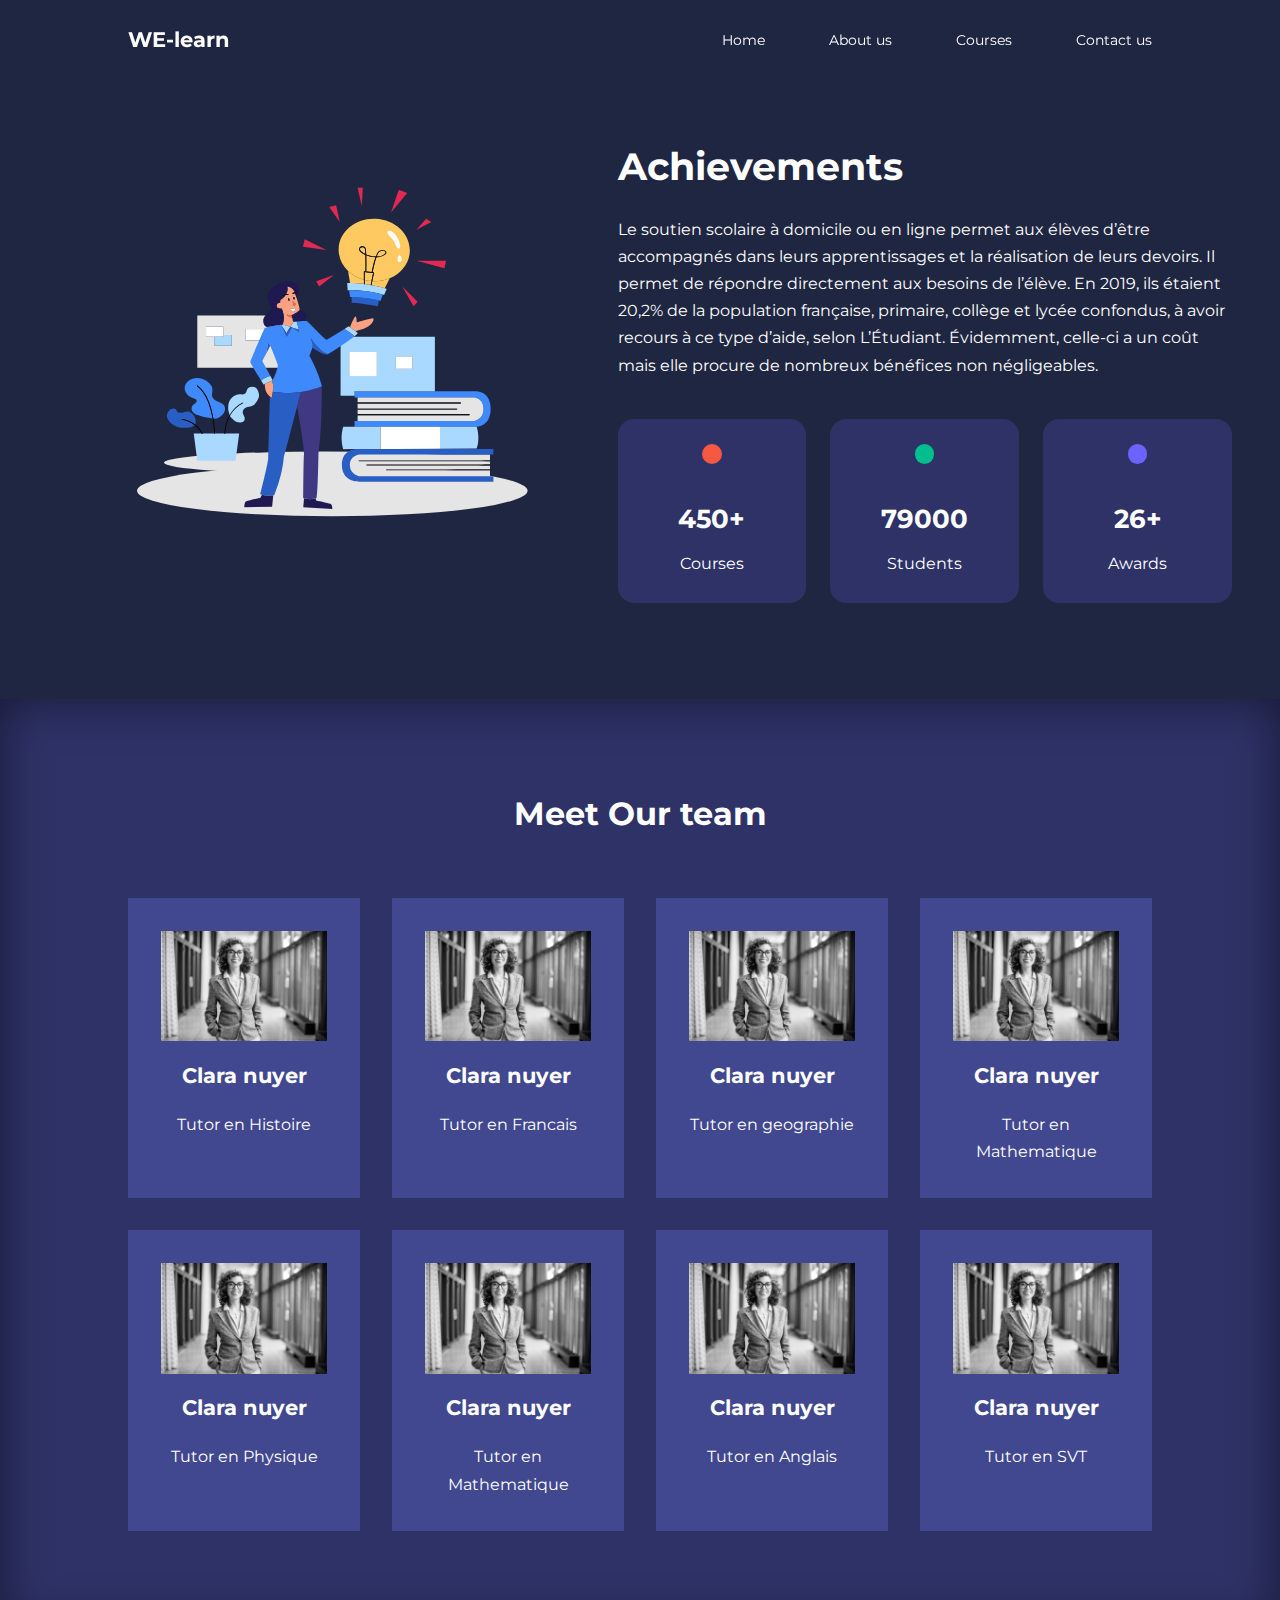
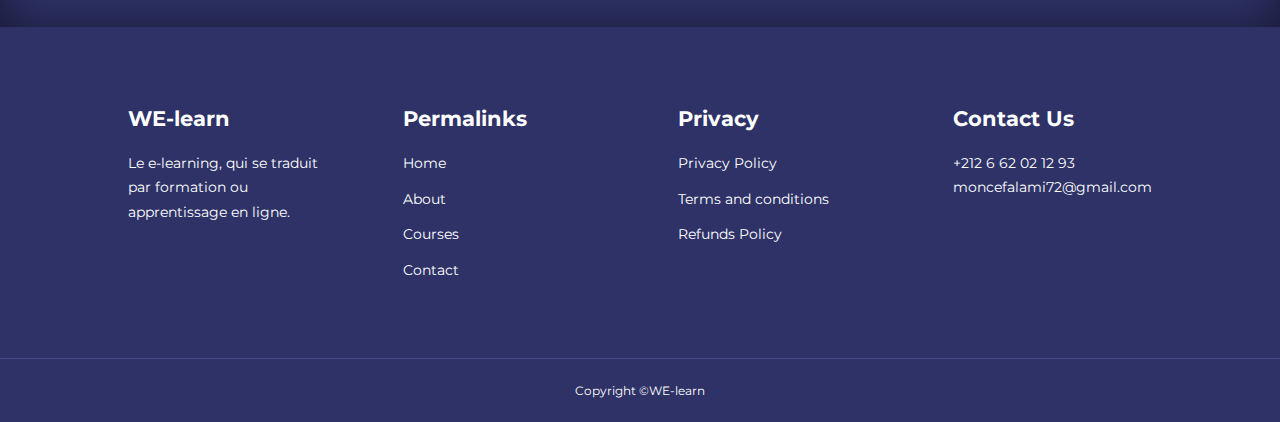
<file: about.html>
<!DOCTYPE html>
<html lang="en">
<head>
    <meta charset="UTF-8">
    <meta http-equiv="X-UA-Compatible" content="IE=edge">
    <meta name="viewport" content="width=device-width, initial-scale=1.0">
    <title>Responsive Multipage Education</title>
    <!--================== UNICONS ================-->
    <link rel="stylesheet" href="https://unicons.iconscout.com/release/v4.0.0/css/line.css">
    <!--================== CSS ================-->
    <link rel="stylesheet" href="./css/style.css">
    <link rel="stylesheet" href="./css/about.css">
    <!--================== GOOGLE FONT (MONTSERRAT) ================-->
    <link rel="preconnect" href="https://fonts.googleapis.com">
    <link rel="preconnect" href="https://fonts.gstatic.com" crossorigin>
    <link href="https://fonts.googleapis.com/css2?family=Montserrat:wght@300;400;500;600;700;800&family=Poppins:wght@400;500;600&display=swap" rel="stylesheet">
</head>
<body>
    <!--================== NAV BAR ================-->
    <nav>
        <div class="container nav__container">
            <a href="index.html"><h4>WE-learn</h4></a>
            <ul class="nav__menu">
                <li><a href="index.html">Home</a></li>
                <li><a href="about.html">About us</a></li>
                <li><a href="courses.html">Courses</a></li>
                <li><a href="contact.html">Contact us </a></li>
            </ul>
            <button id="open-menu-btn"><i class="uil uil-bars"></i></button>
            <button id="close-menu-btn"><i class="uil uil-multiply"></i></button>
        </div>
    </nav>
    <!--================== FIN NAV BAR ================-->
    <!--================= DEBUT ACHIVEMENT ==================-->
    <section class="about__achievements">
        <div class="container about__achievements-container">
            <div class="about__achivements-left">
                <img src="./images/achievement.svg">
            </div>
            <div class="about__achivements-right">
                <h1>Achievements</h1>
                <p>Le soutien scolaire à domicile ou en ligne permet aux élèves d’être accompagnés dans leurs apprentissages et la réalisation de leurs devoirs. Il permet de répondre directement aux besoins de l’élève. En 2019, ils étaient 20,2% de la population française, primaire, collège et lycée confondus, à avoir recours à ce type d’aide, selon L’Étudiant. Évidemment, celle-ci a un coût mais elle procure de nombreux bénéfices non négligeables.
                </p>
            
                <div class="achievements__cards">
                    <article class="achievements__card">
                        <span class="achievements__icon">
                            <i class="uil uil-video"></i>
                        </span>
                        <h3>450+</h3>
                        <p>Courses</p>
                    </article>
                    <!---->
                    <article class="achievements__card">
                        <span class="achievements__icon">
                            <i class="uil uil-users-alt"></i>
                        </span>
                        <h3>79000</h3>
                        <p>Students</p>
                    </article>
                    <!---->
                    <article class="achievements__card">
                        <span class="achievements__icon">
                            <i class="uil uil-award"></i>
                        </span>
                        <h3>26+</h3>
                        <p>Awards</p>
                    </article>
                    <!---->
                </div>
            </div>
        </div>
    </section>



    <!--================== FIN ACHIVEMENT ================-->
    <!--================= DEBUT TEAM ==================-->
    <section class="team">
        <h2>Meet Our team</h2>
        <div class="container team__container">
            <!---->
            <article class="team__member">
                <div class="team__member-image">
                    <img src="./images/tm4.jpeg">
                </div>
                <div class="team__member-info">
                    <h4>Clara nuyer</h4>
                    <p>Tutor en Histoire</p>
                </div>
                <div class="team__member-socials">
                    <a href="https://www.instagram.com/"target="_blank" class="uil uil-instagram-alt"></a>
                    <a href="https://www.facebook.com/" target="_blank" class="uil uil-facebook-f"></a>
                    <a href="https://www.linkedin.com/" target="_blank" class="uil uil-linkedin-alt"></a>
                </div>
            </article>
            <!---->
            <!---->
            <article class="team__member">
                <div class="team__member-image">
                    <img src="./images/tm4.jpeg">
                </div>
                <div class="team__member-info">
                    <h4>Clara nuyer</h4>
                    <p>Tutor en Francais</p>
                </div>
                <div class="team__member-socials">
                    <a href="https://www.instagram.com/"target="_blank" class="uil uil-instagram-alt"></a>
                    <a href="https://www.facebook.com/" target="_blank" class="uil uil-facebook-f"></a>
                    <a href="https://www.linkedin.com/" target="_blank" class="uil uil-linkedin-alt"></a>
                </div>
            </article>
            <!---->
            <!---->
            <article class="team__member">
                <div class="team__member-image">
                    <img src="./images/tm4.jpeg">
                </div>
                <div class="team__member-info">
                    <h4>Clara nuyer</h4>
                    <p>Tutor en geographie</p>
                </div>
                <div class="team__member-socials">
                    <a href="https://www.instagram.com/"target="_blank" class="uil uil-instagram-alt"></a>
                    <a href="https://www.facebook.com/" target="_blank" class="uil uil-facebook-f"></a>
                    <a href="https://www.linkedin.com/" target="_blank" class="uil uil-linkedin-alt"></a>
                </div>
            </article>
            <!---->
            <!---->
            <article class="team__member">
                <div class="team__member-image">
                    <img src="./images/tm4.jpeg">
                </div>
                <div class="team__member-info">
                    <h4>Clara nuyer</h4>
                    <p>Tutor en Mathematique</p>
                </div>
                <div class="team__member-socials">
                    <a href="https://www.instagram.com/"target="_blank" class="uil uil-instagram-alt"></a>
                    <a href="https://www.facebook.com/" target="_blank" class="uil uil-facebook-f"></a>
                    <a href="https://www.linkedin.com/" target="_blank" class="uil uil-linkedin-alt"></a>
                </div>
            </article>
            <!---->
            <!---->
            <article class="team__member">
                <div class="team__member-image">
                    <img src="./images/tm4.jpeg">
                </div>
                <div class="team__member-info">
                    <h4>Clara nuyer</h4>
                    <p>Tutor en Physique</p>
                </div>
                <div class="team__member-socials">
                    <a href="https://www.instagram.com/"target="_blank" class="uil uil-instagram-alt"></a>
                    <a href="https://www.facebook.com/" target="_blank" class="uil uil-facebook-f"></a>
                    <a href="https://www.linkedin.com/" target="_blank" class="uil uil-linkedin-alt"></a>
                </div>
            </article>
            <!---->
            <!---->
            <article class="team__member">
                <div class="team__member-image">
                    <img src="./images/tm4.jpeg">
                </div>
                <div class="team__member-info">
                    <h4>Clara nuyer</h4>
                    <p>Tutor en Mathematique</p>
                </div>
                <div class="team__member-socials">
                    <a href="https://www.instagram.com/"target="_blank" class="uil uil-instagram-alt"></a>
                    <a href="https://www.facebook.com/" target="_blank" class="uil uil-facebook-f"></a>
                    <a href="https://www.linkedin.com/" target="_blank" class="uil uil-linkedin-alt"></a>
                </div>
            </article>
            <!---->
            <!---->
            <article class="team__member">
                <div class="team__member-image">
                    <img src="./images/tm4.jpeg">
                </div>
                <div class="team__member-info">
                    <h4>Clara nuyer</h4>
                    <p>Tutor en Anglais</p>
                </div>
                <div class="team__member-socials">
                    <a href="https://www.instagram.com/"target="_blank" class="uil uil-instagram-alt"></a>
                    <a href="https://www.facebook.com/" target="_blank" class="uil uil-facebook-f"></a>
                    <a href="https://www.linkedin.com/" target="_blank" class="uil uil-linkedin-alt"></a>
                </div>
            </article>
            <!---->
            <!---->
            <article class="team__member">
                <div class="team__member-image">
                    <img src="./images/tm4.jpeg">
                </div>
                <div class="team__member-info">
                    <h4>Clara nuyer</h4>
                    <p>Tutor en SVT</p>
                </div>
                <div class="team__member-socials">
                    <a href="https://www.instagram.com/"target="_blank" class="uil uil-instagram-alt"></a>
                    <a href="https://www.facebook.com/" target="_blank" class="uil uil-facebook-f"></a>
                    <a href="https://www.linkedin.com/" target="_blank" class="uil uil-linkedin-alt"></a>
                </div>
            </article>
            <!---->
        </div>
    </section>
    <!--================== FIN TEAM ================-->
        <!--================= DEBUT OF FOOTER ==================-->
        <footer class="footer">
            <div class="container footer__container">
                <!---->
                <div class="footer__1">
                    <a href="index.html" class="footer__logo"><h4>WE-learn</h4></a>
                    <p>
                        Le e-learning, qui se traduit par formation ou apprentissage en ligne.
                    </p>
                </div>
                <!---->
                <!---->
                <div class="footer__2">
                    <h4>Permalinks</h4>
                    <ul class="permalinks">
                        <li><a href="index.html">Home</a></li>
                        <li><a href="about.html">About</a></li>
                        <li><a href="courses.html">Courses</a></li>
                        <li><a href="contact.html">Contact</a></li>
                    </ul>
                </div>
                <!---->
                <!---->
                <div class="footer__3">
                    <h4>Privacy</h4>
                    <ul class="privacy">
                        <li><a href="#">Privacy Policy</a></li>
                        <li><a href="#">Terms and conditions</a></li>
                        <li><a href="#">Refunds Policy</a></li>
                    </ul>
                </div>
                <!---->
                <!---->
                <div class="footer__4">
                    <h4>Contact Us</h4>
                   <div>
                    <p>+212 6 62 02 12 93</p>
                    <p>moncefalami72@gmail.com</p>
                   </div>
                   <ul class="footer__socials">
                    <li>
                        <a href="#" class="uil uil-facebook-f"></a>
                    </li>
                    <li>
                        <a href="#" class="uil uil-linkedin-alt"></a>
                    </li>
                    <li>
                        <a href="#" class="uil uil-instagram-alt"></a>
                    </li>
                   </ul>
                </div>
                <!---->
                
            </div>
                <div class="footer__copyright">
                    <small>Copyright &copy;WE-learn</small>
                </div>
        </footer>
        <!--================= END OF FOOTER ==================-->
    <script src="./main.js"></script>
</body>
</html>
</file>
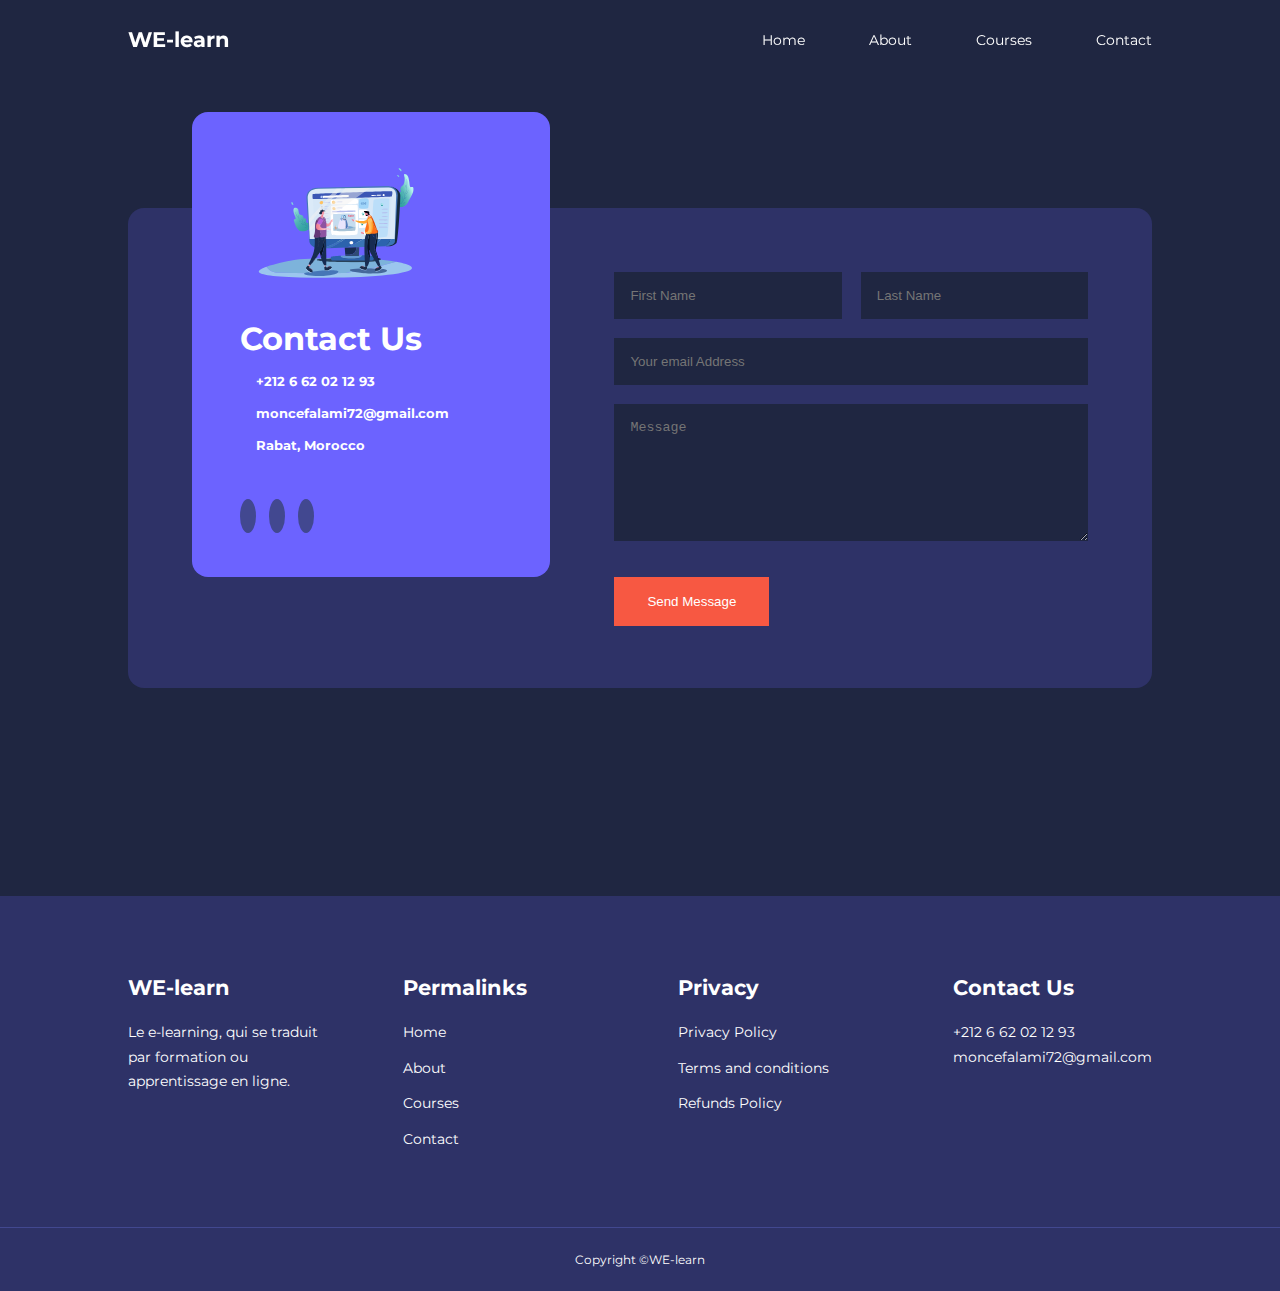
<file: contact.html>
<!DOCTYPE html>
<html lang="en">
<head>
    <meta charset="UTF-8">
    <meta http-equiv="X-UA-Compatible" content="IE=edge">
    <meta name="viewport" content="width=device-width, initial-scale=1.0">
    <title>Responsive Multipage Education</title>
    <!--================== UNICONS ================-->
    <link rel="stylesheet" href="https://unicons.iconscout.com/release/v4.0.0/css/line.css">
    <!--================== CSS ================-->
    <link rel="stylesheet" href="./css/style.css">
    <link rel="stylesheet" href="./css/contact.css">
    <!--================== GOOGLE FONT (MONTSERRAT) ================-->
    <link rel="preconnect" href="https://fonts.googleapis.com">
    <link rel="preconnect" href="https://fonts.gstatic.com" crossorigin>
    <link href="https://fonts.googleapis.com/css2?family=Montserrat:wght@300;400;500;600;700;800&family=Poppins:wght@400;500;600&display=swap" rel="stylesheet">
</head>
<body>
    <!--================== NAV BAR ================-->
    <nav>
        <div class="container nav__container">
            <a href="index.html"><h4>WE-learn</h4></a>
            <ul class="nav__menu">
                <li><a href="index.html">Home</a></li>
                <li><a href="about.html">About</a></li>
                <li><a href="courses.html">Courses</a></li>
                <li><a href="contact.html">Contact</a></li>
            </ul>
            <button id="open-menu-btn"><i class="uil uil-bars"></i></button>
            <button id="close-menu-btn"><i class="uil uil-multiply"></i></button>
        </div>
    </nav>
    <!--================== FIN NAV BAR ================-->
        <!--================= DEBUT CONTACT US ==================-->
<section class="contact">
    <div class="container contact__container">
        <aside class="contact__aside">
            <div class="aside__image">
                <img src="./images/online-shopping.svg">
            </div>
            <h2>Contact Us</h2>
            <ul class="contact__details">
                <li>
                    <i class="uil uil-phone-times"></i>
                    <h5>+212 6 62 02 12 93</h5>
                </li>
                <li>
                    <i class="uil uil-envelope"></i>
                    <h5>moncefalami72@gmail.com</h5>
                </li>
                <li>
                    <i class="uil uil-location-point"></i>
                    <h5>Rabat, Morocco</h5>
                </li>
            </ul>
            <ul class="contact__socials">
                <li>
                    <a href="https://www.facebook.com/" class="uil uil-facebook-f"></a>
                </li>
                <li>
                    <a href="https://www.linkedin.com/" class="uil uil-linkedin-alt"></a>
                </li>
                <li>
                    <a href="https://www.instagram.com/" class="uil uil-instagram-alt"></a>
                </li>
            </ul>
        </aside>
        <form class="contact__form">
            <div class="form__name">
                <input type="text" name="First Name" placeholder="First Name" required>
                <input type="text" name="Last Name" placeholder="Last Name" required>
            </div>
            <input type="email" name="Email Address" placeholder="Your email Address" required>
            <textarea name="Message"rows="7" placeholder="Message" required></textarea>
            <button type="submit" class="btn btn-primary">Send Message</button>
        </form>
      </div>
    </section>
    <!--================== FIN  CONTACT US ================-->
           <!--================= DEBUT OF FOOTER ==================-->
    <footer class="footer">
        <div class="container footer__container">
            <!---->
            <div class="footer__1">
                <a href="index.html" class="footer__logo"><h4>WE-learn</h4></a>
                <p>
                    Le e-learning, qui se traduit par formation ou apprentissage en ligne.
                </p>
            </div>
            <!---->
            <!---->
            <div class="footer__2">
                <h4>Permalinks</h4>
                <ul class="permalinks">
                    <li><a href="index.html">Home</a></li>
                    <li><a href="about.html">About</a></li>
                    <li><a href="courses.html">Courses</a></li>
                    <li><a href="contact.html">Contact</a></li>
                </ul>
            </div>
            <!---->
            <!---->
            <div class="footer__3">
                <h4>Privacy</h4>
                <ul class="privacy">
                    <li><a href="#">Privacy Policy</a></li>
                    <li><a href="#">Terms and conditions</a></li>
                    <li><a href="#">Refunds Policy</a></li>
                </ul>
            </div>
            <!---->
            <!---->
            <div class="footer__4">
                <h4>Contact Us</h4>
               <div>
                <p>+212 6 62 02 12 93</p>
                <p>moncefalami72@gmail.com</p>
               </div>
               <ul class="footer__socials">
                <li>
                    <a href="#" class="uil uil-facebook-f"></a>
                </li>
                <li>
                    <a href="#" class="uil uil-linkedin-alt"></a>
                </li>
                <li>
                    <a href="#" class="uil uil-instagram-alt"></a>
                </li>
               </ul>
            </div>
            <!---->
            
        </div>
            <div class="footer__copyright">
                <small>Copyright &copy;WE-learn</small>
            </div>
    </footer>
    <!--================= END OF FOOTER ==================-->
        <script src="./main.js"></script>
    </body>
    </html>
</file>
<file: css/style.css>
*{
    margin: 0;
    padding: 0;
    border: 0;
    outline: 0;
    text-decoration: none;
    list-style: none;
    box-sizing: border-box;
}
:root{
    
    --color-primary: #6c63ff;
    --color-success: #00bf8e;
    --color-warning: #f7c94b;
    --color-danger: #f75842;
    --color-danger-variant: rgba(247,88,66,0.4);
    --color-white: #fff;
    --color-black: #000;
    --color-bg: #1f2641;
    --color-bg1: #2e3267;
    --color-bg2: #424890;

    --container-width-lg: 80%; 
    --container-width-md: 90%; 
    --container-width-sm: 94%;
    
    --transition: all 400ms ease;
    
}
body{
    font-family: 'Montserrat', sans-serif;
    line-height: 1.7;
    color: var(--color-white);
    background: var(--color-bg);
}
.container{
    width: var(--container-width-lg);
    margin: 0 auto;
}
section{
    padding: 6rem 0;
}
section h2{
    text-align: center;
    margin-bottom: 4rem;
}
h1,
h2,
h3,
h4,
h5{
    line-height: 1.2;
}
h1{
    font-size: 2.4rem;
}
h2{
    font-size: 2rem;
}
h3{
    font-size: 1.6rem;
}
h4{
    font-size: 1.3rem;
}
a{
    color: var(--color-white);
}
img{
    width: 100%;
    display: block;
    object-fit: cover;
   

}
.btn{
    display: inline-block;
    background: var(--color-black);
    padding: 1rem 2rem;
    border: 1px solid transparent;
    font-weight: 500;
    transition: var(--transition);
}
.btn:hover{
    background: transparent;
    color: var(--color-white);
    border-color: var(--color-white);
}
.btn-primary{
    background: var(--color-danger);
    color: var(--color-white);
}
/*================== NAVBAR ==============*/
nav{
    background: transparent;
    width: 100vw;
    height: 5rem;
    position: fixed;
    top: 0;
    z-index: 11;
} 
/*change navbar style*/
.window-scroll{
    background: var(--color-primary);
    box-shadow: 0 1rem 2rem rgba(0,0,0,0.2);
}
.nav__container{
    height: 100%;
    display: flex;
    justify-content: space-between;
    align-items: center;
}
nav button{
    display: none;
}
.nav__menu{
    display: flex;
    align-items: center;
    gap: 4rem;
}
.nav__menu a{
    font-size: 0.9rem;
    transition: var(--transition);
}
.nav__menu a:hover{
    color: var(--color-bg2);
}
/*================== HEADER ==============*/
header{
    position: relative;
    top: 5rem;
    overflow: hidden;
    height: 70vh;
    margin-bottom: 5rem;
}
.header__container{
    display: grid;
    grid-template-columns: 1fr 1fr;
    align-items: center;
    gap: 5rem;
    height: 100%;
}
.header__left p{
    margin: 1rem 0 2.4rem;
}
/*================== CATEGORIES ==============*/
.categories{
    background: var(--color-bg1);
    height: 32rem;
}
.categories h1{
    line-height: 1;
    margin-bottom: 3rem;
}
.categories__container{
    display: grid;
    grid-template-columns: 40% 60%;
    gap: 4rem;
}
.categories__left{
    margin-right: 4rem;
    height: 29rem;
}
.categories__left p{
    margin: 1rem 0 3rem;
}
.categories__right{
    display: grid;
    grid-template-columns: repeat(3, 1fr);
    gap: 1.2rem;
}
.category{
    background: var(--color-bg2);
    padding: 2rem;
    border-radius: 2rem;
    transition: var(--transition);
}
.category:hover{
    box-shadow: 0 3rem 3rem rgba(0,0,0,0.3);
    z-index: 1;
}
.category:nth-child(2) .category__icon{
    background: var(--color-danger);
}
.category:nth-child(3) .category__icon{
    background: var(--color-success);
}
.category:nth-child(4) .category__icon{
    background: var(--color-warning);
}
.category:nth-child(5) .category__icon{
    background: var(--color-success);
}
.category__icon{
    background: var(--color-primary);
    padding: 0.7rem;
    border-radius: 0.9rem;
}
.category h5{
    margin: 2rem 0 1rem;
}
.category p{
    font-size: 0.85rem;
}
/* =================== POPULAR COURSES =================*/
.courses{
    margin-top: 10rem;
}
.courses__container{
    display: grid;
    grid-template-columns: repeat(3,1fr);
    gap: 2rem;
}
.course{
    background: var(--color-bg1);
    text-align: center;
    border: 1px solid transparent;
    transition: var(--transition);
}
.course:hover{
    background: transparent;
    border-color: var(--color-primary);
}
.course__info{
    padding: 2rem;
}
.course__info p{
    margin: 1.2rem;
    font-size: 0.9rem;
}
/* =================== FAQs ================= */
.faqs{
    background: var(--color-bg1);
    box-shadow: inset 0 0 3rem rgba(0,0,0,0.5);
}
.faqs__container{
    display: grid;
    grid-template-columns: 1fr 1fr;
    gap: 1rem;
}
.faq{
    padding: 2rem;
    display: flex;
    align-items: center;
    gap: 1.4rem;
    height: fit-content;
    background: var(--color-primary);
    cursor: pointer;
}
.faq h4{
    font-size: 1rem;
    line-height: 2.2;
}
.faq__icon{
    align-self: flex-start;
    font-size: 1.2rem; 
} 
.faq p{
    margin-top: 0.8rem;
    display: none;
}
.faq.open p{
    display: block;
}
/* =================== FOOTER ================= */
.footer{
    background: var(--color-bg1);
    padding-top: 5rem;
    font-size: 0.9rem;
}
.footer__container{
    display: grid;
    grid-template-columns: repeat(4, 1fr);
    gap: 5rem;
}
.footer__container > div h4{
    margin-bottom: 1.2rem;
}
.footer__1 p{
    margin: 0 0 2rem;
}
footer ul li{
    margin-bottom: 0.7rem;
}
footer ul li a:hover{
    text-decoration: underline;
}
.footer__socials{
    display: flex;
    gap: 1rem;
    font-size: 1.2rem;
    margin-top: 2rem;
}
.footer__copyright{
    text-align: center;
    margin-top: 4rem;
    padding: 1.2rem 0;
    border-top: 1px solid var(--color-bg2);
} 
/* =================== MEDIA QUERIES (TABLETS) ================= */
@media screen and (max-width: 1024px) {
 .container{
    width: var(--container-width-md);
 }

 h1{
    font-size: 2.2rem;
 }
 h2{
    font-size: 1.7rem;
 }

 h3{
    font-size: 1.4rem;
 }

 h4{
    font-size: 1.2rem;
 }

/* =================== NAVBAR ================= */
nav button{
    display: inline-block;
    background: transparent;
    font-size: 1.8rem;
    color: var(--color-white);
    cursor: pointer;
}
nav button#close-menu-btn{
    display: none;
}
.nav__menu{
    position: fixed;
    top: 5rem;
    right: 5%;
    height: fit-content;
    width: 18rem;
    flex-direction: column;
    gap: 0;
    display: none;
}

.nav__menu li{
    width: 100%;
    height: 5.8rem;
    animation: animateNavItems 1s linear forwards;
    transform-origin: top right;
    /* opacity: 0;*/
}
/*.nav__menu li:nth-child(2){
    animation-delay: 2s;
}
.nav__menu li:nth-child(3){
    animation-delay: 3s;
}
.nav__menu li:nth-child(4){
    animation-delay: 4s;
}
*/

@keyframes animateNavItems {
    0%{
        transform: rotateZ(0);
    }

    100%{
        transform: rotateZ(0);
        opacity: 1;
    }
}

.nav__menu li a{
    background: var(--color-primary);
    box-shadow: -4rem 6rem 10rem rgba(0,0,0,0.6);
    width: 100%;
    height: 100%;
    display: grid;
    place-items: center;
}
.nav__menu li a:hover{
    background: var(--color-bg2);
    color: var(--color-white);
}

/* =================== HEADER ================= */
header{
    height: 52vh;
    margin-bottom: 4rem;
}
.header__container{
    gap:0;
    padding-bottom: 3rem;
}
/* =================== CATEGORIES ================= */
.categories{
    height: auto;

}
.categories__container{
    grid-template-columns: 1fr;
    gap: 3rem;
}
.categories__left{
    margin-right: 0;
}
/* =================== POPULAR COURSES ================= */
.courses{
    margin-top: 0;
}
.courses__container{
    grid-template-columns: 1fr 1fr;
}
/* =================== FAQs ================= */
.faqs__container{
    grid-template-columns: 1fr;
}
.faq{
    padding: 1.5rem;
}
/* =================== FOOTER ================= */
.footer__container{
    grid-template-columns: 1fr 1fr;
}
}
/* =================== MEDIA QUERIES (PHONES) ================= */
@media screen and (max-width: 600px) {
.container{
        width: var(--container-width-sm);   
} 
/* =================== NAVBAR ================= */
.nav__menu{
    right: 3%;
}
/* =================== HEADER ================= */
header{
    height: 100vh;
}
.header__container{
    grid-template-columns: 1fr;
    text-align: center;
    margin-top: 0;
    justify-content: center;
}
.header__left p{
    margin-bottom: 1.3rem;
    
}
/* =================== CATEGORIES ================= */
.categories__right{
    grid-template-columns: 1fr 1fr;
    gap: 0.7rem;
}
.category{
    padding: 1rem;
    border-radius: 1rem;
}
.category__icon{
    margin-top: 4px;
    display: inline-block;
}
/* =================== POPULAR COURSES ================= */
.courses__container{
    grid-template-columns: 1fr;
}
/* =================== FOOTER ================= */
.footer__container{
    grid-template-columns: 1fr;
    text-align: center;
    gap: 2rem;
}
.footer__1 p{
    margin: 1rem auto;
}
.footer__socials{
    justify-content: center;
}
}
</file>
<file: css/about.css>
/*================== ACHIEVEMENTS ==============*/
.about__achievements{
    margin-top: 3rem;
}
.about__achievements-container{
 display: grid;
 grid-template-columns: 40% 60%;
 gap: 5rem;   
}
.about__achivements-right > p{
    margin: 1.6rem 0 2.5rem;
}
.achievements__cards{
    display: grid;
    grid-template-columns: repeat(3, 1fr);
    gap: 1.5rem;
}
.achievements__card{
    background: var(--color-bg1);
    padding: 1.6rem;
    border-radius: 1rem;
    text-align: center;
    transition: var(--transition);
}
.achievements__card:hover{
    background: var(--color-bg2);
    box-shadow: 0 3rem 3rem rgba(0, 0, 0, 0.3);
}
.achievements__icon{
    background: var(--color-danger);
    padding: 0.6rem;
    border-radius: 1rem;
    display: inline-block;
    margin-bottom: 2rem;
    font-size: 2rem;
}
.achievements__card:nth-child(2)
.achievements__icon{
    background: var(--color-success);
}
.achievements__card:nth-child(3)
.achievements__icon{
    background: var(--color-primary);
}
.achievements__card p{
    margin-top: 1rem;
}
/*================== TEAM ==============*/
.team{
    background: var(--color-bg1);
    box-shadow: inset 0 0 3rem rgba(0, 0, 0, 0.5);
}
.team__container{
    display: grid;
    grid-template-columns: repeat(4, 1fr);
    gap: 2rem;
}
.team__member{
    background: var(--color-bg2);
    padding: 2rem;
    border: 1px solid transparent;
    transition: var(--transition);
    position: relative;
    overflow: hidden;
}
.team__member:hover{
    background: transparent;
    border-color: var(--color-primary);
}
.team__member-image img{
    filter: saturate(0);
}
.team__member:hover img{
    filter: saturate(1);
}
.team__member-info * { 
    text-align: center;
    margin-top: 1.4rem;
}
.team__member-info p{
    color: var(--color-light);
}
.team__member-socials{
    position: absolute;
    top: 50%;
    transform: translateY(-50%);
    right: 100%;
    display: flex;
    flex-direction: column;
    background: var(--color-primary);
    border-radius: 1rem 0 0 1rem;
    box-shadow: -2rem 0 2rem rgba(0, 0, 0, 0.3);
    transition: var(--transition);
}
.team__member:hover 
.team__member-socials{
    right: 0;
}
.team__member-social a{
    padding: 1rem;
}
</file>
<file: css/contact.css>
.contact__container{
  background: var(--color-bg1);
  padding: 4rem;
  display: grid;
  grid-template-columns: 40% 60%;
  gap: 4rem;
  height: 30rem;
  margin: 7rem auto;
  border-radius: 1rem;
}
/*================== ASIDE ==============*/
.contact__aside{
  background: var(--color-primary);
  padding: 3rem;
  border-radius: 1rem;
  position: relative;
  bottom: 10rem;
}
.aside__image{
  width: 12rem;
  margin-bottom: 2rem;
}
.contact__aside h2{
  text-align: left;
  margin-bottom: 1rem;
}
.contact__details li{
  display: flex;
  gap: 1rem;
  align-items: center;
  margin-bottom: 1rem;
}
.contact__socials{
  display: flex;
  gap: 0.8rem;
  margin-top: 3rem;
}
.contact__socials a{
  background: var(--color-bg2);
  padding: 0.5rem;
  border-radius: 50%;
  font-size: 0.9rem;
}
.contact__socials a:hover{
  background: transparent;
}
/*================== FORM ==============*/
.contact__form{
  display: flex;
  flex-direction: column;
  gap: 1.2rem;
  margin-right: 4rem;
}
.form__name{
  display: flex;
  gap: 1.2rem;
}
.contact__form input[type="text"]{
  width: 50%;
}
input, textarea{
  width: 100%;
  padding: 1rem;
  background: var(--color-bg);
  color: var(--color-white);
}
.contact__form .btn{
  width: max-content;
  cursor: pointer;
  margin-top: 1rem;
}
</file>
